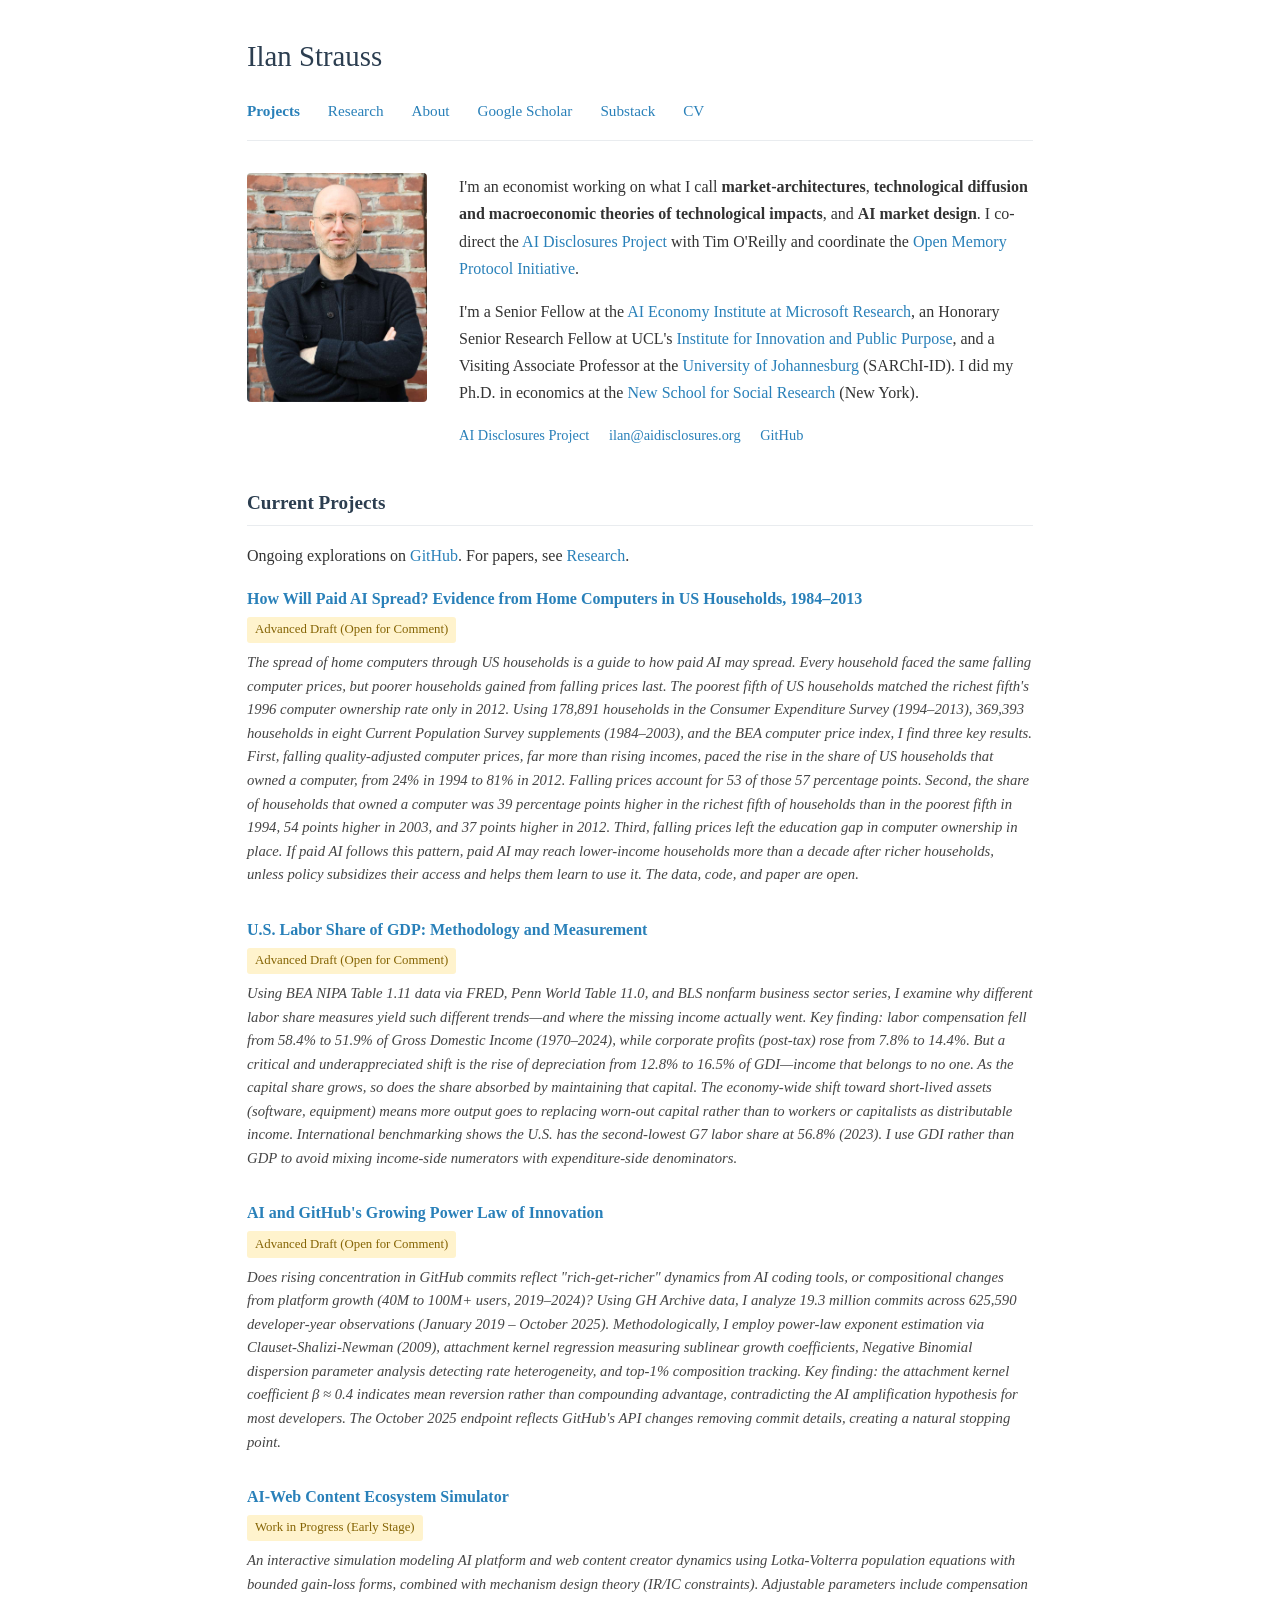
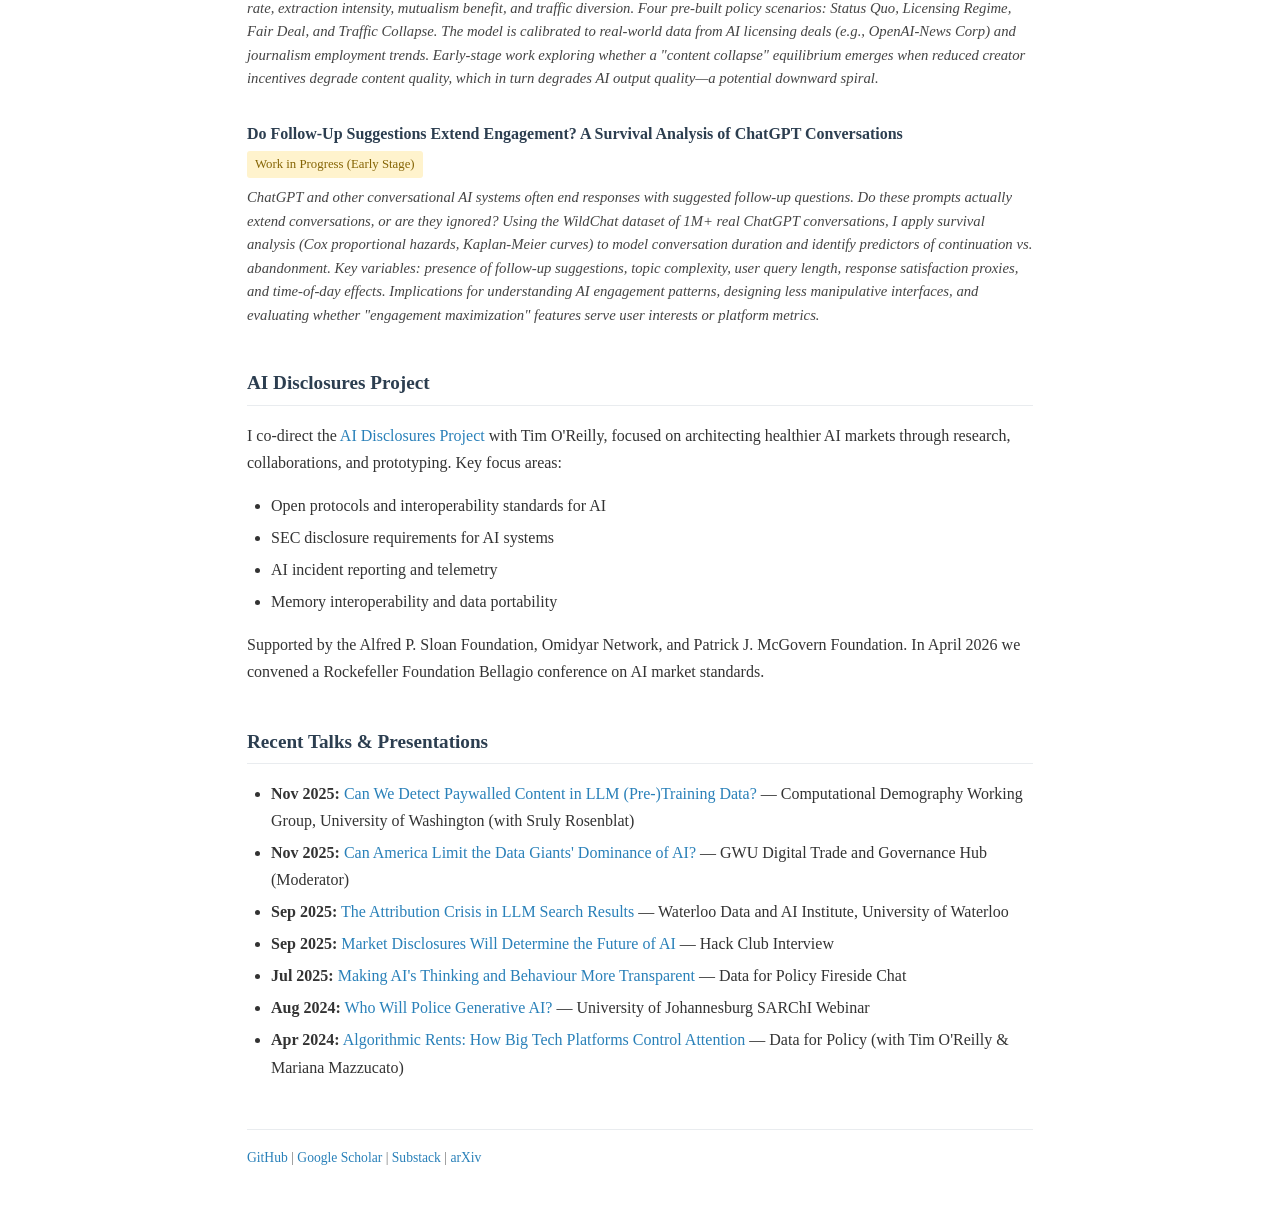
<file: index.html>
<!DOCTYPE html>
<html lang="en">
<head>
  <meta charset="UTF-8">
  <meta name="viewport" content="width=device-width, initial-scale=1.0">
  <title>Ilan Strauss</title>
  <link rel="stylesheet" href="style.css">
  <meta name="description" content="Ilan Strauss - Economist working on market-architectures, technological diffusion, and AI market design.">
</head>
<body>
  <header>
    <h1 class="site-title"><a href="index.html">Ilan Strauss</a></h1>
    <nav>
      <a href="index.html" class="active">Projects</a>
      <a href="research.html">Research</a>
      <a href="about.html">About</a>
      <a href="https://scholar.google.com/scholar?hl=en&as_sdt=0%2C7&q=ilan+strauss" target="_blank">Google Scholar</a>
      <a href="https://asimovaddendum.substack.com/" target="_blank">Substack</a>
      <a href="assets/docs/cv_august-2026.pdf">CV</a>
    </nav>
  </header>

  <main>
    <section class="intro">
      <img src="assets/img/ross.jpeg" alt="Ilan Strauss" class="headshot">
      <div class="intro-text">
        <p>
          I'm an economist working on what I call <strong>market-architectures</strong>, <strong>technological diffusion and macroeconomic theories of technological impacts</strong>, and <strong>AI market design</strong>. I co-direct the <a href="https://ai-disclosures.org/">AI Disclosures Project</a> with Tim O'Reilly and coordinate the <a href="https://openmemoryprotocol.org/">Open Memory Protocol Initiative</a>.
        </p>
        <p>
          I'm a Senior Fellow at the <a href="https://www.microsoft.com/en-us/research/articles/announcing-the-ai-economy-institutes-third-cohort-of-senior-fellows/">AI Economy Institute at Microsoft Research</a>, an Honorary Senior Research Fellow at UCL's <a href="https://www.ucl.ac.uk/bartlett/public-purpose/">Institute for Innovation and Public Purpose</a>, and a Visiting Associate Professor at the <a href="https://www.uj.ac.za/faculties/fefs/SARCID/">University of Johannesburg</a> (SARChI-ID). I did my Ph.D. in economics at the <a href="https://www.newschool.edu/nssr/economics/">New School for Social Research</a> (New York).
        </p>
        <div class="contact-info">
          <a href="https://ai-disclosures.org/people">AI Disclosures Project</a>
          <a href="mailto:ilan@aidisclosures.org">ilan@aidisclosures.org</a>
          <a href="https://github.com/IlanStrauss" target="_blank">GitHub</a>
        </div>
      </div>
    </section>

    <h2>Current Projects</h2>
    <p>Ongoing explorations on <a href="https://github.com/IlanStrauss">GitHub</a>. For papers, see <a href="research.html">Research</a>.</p>

    <div class="paper-entry">
      <div class="paper-title">
        <a href="https://github.com/IlanStrauss/home-computer-diffusion">How Will Paid AI Spread? Evidence from Home Computers in US Households, 1984–2013</a>
      </div>
      <span class="paper-status wip">Advanced Draft (Open for Comment)</span>
      <p class="paper-abstract"><em>The spread of home computers through US households is a guide to how paid AI may spread. Every household faced the same falling computer prices, but poorer households gained from falling prices last. The poorest fifth of US households matched the richest fifth's 1996 computer ownership rate only in 2012. Using 178,891 households in the Consumer Expenditure Survey (1994–2013), 369,393 households in eight Current Population Survey supplements (1984–2003), and the BEA computer price index, I find three key results. First, falling quality-adjusted computer prices, far more than rising incomes, paced the rise in the share of US households that owned a computer, from 24% in 1994 to 81% in 2012. Falling prices account for 53 of those 57 percentage points. Second, the share of households that owned a computer was 39 percentage points higher in the richest fifth of households than in the poorest fifth in 1994, 54 points higher in 2003, and 37 points higher in 2012. Third, falling prices left the education gap in computer ownership in place. If paid AI follows this pattern, paid AI may reach lower-income households more than a decade after richer households, unless policy subsidizes their access and helps them learn to use it. The data, code, and paper are open.</em></p>
    </div>

    <div class="paper-entry">
      <div class="paper-title">
        <a href="https://github.com/IlanStrauss/labor-share-research">U.S. Labor Share of GDP: Methodology and Measurement</a>
      </div>
      <span class="paper-status wip">Advanced Draft (Open for Comment)</span>
      <p class="paper-abstract"><em>Using BEA NIPA Table 1.11 data via FRED, Penn World Table 11.0, and BLS nonfarm business sector series, I examine why different labor share measures yield such different trends—and where the missing income actually went. Key finding: labor compensation fell from 58.4% to 51.9% of Gross Domestic Income (1970–2024), while corporate profits (post-tax) rose from 7.8% to 14.4%. But a critical and underappreciated shift is the rise of depreciation from 12.8% to 16.5% of GDI—income that belongs to no one. As the capital share grows, so does the share absorbed by maintaining that capital. The economy-wide shift toward short-lived assets (software, equipment) means more output goes to replacing worn-out capital rather than to workers or capitalists as distributable income. International benchmarking shows the U.S. has the second-lowest G7 labor share at 56.8% (2023). I use GDI rather than GDP to avoid mixing income-side numerators with expenditure-side denominators.</em></p>
    </div>

    <div class="paper-entry">
      <div class="paper-title">
        <a href="https://github.com/IlanStrauss/ai-github-power-law">AI and GitHub's Growing Power Law of Innovation</a>
      </div>
      <span class="paper-status wip">Advanced Draft (Open for Comment)</span>
      <p class="paper-abstract"><em>Does rising concentration in GitHub commits reflect "rich-get-richer" dynamics from AI coding tools, or compositional changes from platform growth (40M to 100M+ users, 2019–2024)? Using GH Archive data, I analyze 19.3 million commits across 625,590 developer-year observations (January 2019 – October 2025). Methodologically, I employ power-law exponent estimation via Clauset-Shalizi-Newman (2009), attachment kernel regression measuring sublinear growth coefficients, Negative Binomial dispersion parameter analysis detecting rate heterogeneity, and top-1% composition tracking. Key finding: the attachment kernel coefficient β ≈ 0.4 indicates mean reversion rather than compounding advantage, contradicting the AI amplification hypothesis for most developers. The October 2025 endpoint reflects GitHub's API changes removing commit details, creating a natural stopping point.</em></p>
    </div>

    <div class="paper-entry">
      <div class="paper-title">
        <a href="https://github.com/IlanStrauss/ai-web-economy-simulator">AI-Web Content Ecosystem Simulator</a>
      </div>
      <span class="paper-status wip">Work in Progress (Early Stage)</span>
      <p class="paper-abstract"><em>An interactive simulation modeling AI platform and web content creator dynamics using Lotka-Volterra population equations with bounded gain-loss forms, combined with mechanism design theory (IR/IC constraints). Adjustable parameters include compensation rate, extraction intensity, mutualism benefit, and traffic diversion. Four pre-built policy scenarios: Status Quo, Licensing Regime, Fair Deal, and Traffic Collapse. The model is calibrated to real-world data from AI licensing deals (e.g., OpenAI-News Corp) and journalism employment trends. Early-stage work exploring whether a "content collapse" equilibrium emerges when reduced creator incentives degrade content quality, which in turn degrades AI output quality—a potential downward spiral.</em></p>
    </div>

    <div class="paper-entry">
      <div class="paper-title">
        Do Follow-Up Suggestions Extend Engagement? A Survival Analysis of ChatGPT Conversations
      </div>
      <span class="paper-status wip">Work in Progress (Early Stage)</span>
      <p class="paper-abstract"><em>ChatGPT and other conversational AI systems often end responses with suggested follow-up questions. Do these prompts actually extend conversations, or are they ignored? Using the WildChat dataset of 1M+ real ChatGPT conversations, I apply survival analysis (Cox proportional hazards, Kaplan-Meier curves) to model conversation duration and identify predictors of continuation vs. abandonment. Key variables: presence of follow-up suggestions, topic complexity, user query length, response satisfaction proxies, and time-of-day effects. Implications for understanding AI engagement patterns, designing less manipulative interfaces, and evaluating whether "engagement maximization" features serve user interests or platform metrics.</em></p>
    </div>

    <h2>AI Disclosures Project</h2>
    <p>
      I co-direct the <a href="https://ai-disclosures.org/">AI Disclosures Project</a> with Tim O'Reilly, focused on architecting healthier AI markets through research, collaborations, and prototyping. Key focus areas:
    </p>
    <ul>
      <li>Open protocols and interoperability standards for AI</li>
      <li>SEC disclosure requirements for AI systems</li>
      <li>AI incident reporting and telemetry</li>
      <li>Memory interoperability and data portability</li>
    </ul>
    <p>
      Supported by the Alfred P. Sloan Foundation, Omidyar Network, and Patrick J. McGovern Foundation. In April 2026 we convened a Rockefeller Foundation Bellagio conference on AI market standards.
    </p>

    <h2>Recent Talks & Presentations</h2>
    <ul>
      <li><strong>Nov 2025:</strong> <a href="https://csde.washington.edu/news-events/new-csde-computational-demography-working-group-cdwg-dr-ilan-strauss-and-sruly-rosenblat-11-19-25/">Can We Detect Paywalled Content in LLM (Pre-)Training Data?</a> — Computational Demography Working Group, University of Washington (with Sruly Rosenblat)</li>
      <li><strong>Nov 2025:</strong> <a href="https://www.youtube.com/watch?v=IzyYVWXNefw">Can America Limit the Data Giants' Dominance of AI?</a> — GWU Digital Trade and Governance Hub (Moderator)</li>
      <li><strong>Sep 2025:</strong> <a href="https://uwaterloo.ca/artificial-intelligence-institute/events/attribution-crisis-llm-search-results-estimating-ecosystem-0">The Attribution Crisis in LLM Search Results</a> — Waterloo Data and AI Institute, University of Waterloo</li>
      <li><strong>Sep 2025:</strong> <a href="https://www.youtube.com/watch?v=hXNw6vDtojs">Market Disclosures Will Determine the Future of AI</a> — Hack Club Interview</li>
      <li><strong>Jul 2025:</strong> <a href="https://www.youtube.com/watch?v=xSjEJfqGxlY">Making AI's Thinking and Behaviour More Transparent</a> — Data for Policy Fireside Chat</li>
            <li><strong>Aug 2024:</strong> <a href="https://www.youtube.com/watch?v=7KdvF3ecr5s">Who Will Police Generative AI?</a> — University of Johannesburg SARChI Webinar</li>
      <li><strong>Apr 2024:</strong> <a href="https://www.youtube.com/watch?v=a2bFVeOS3ag">Algorithmic Rents: How Big Tech Platforms Control Attention</a> — Data for Policy (with Tim O'Reilly & Mariana Mazzucato)</li>
    </ul>

  </main>

  <footer>
    <p>
      <a href="https://github.com/IlanStrauss">GitHub</a> |
      <a href="https://scholar.google.com/scholar?hl=en&as_sdt=0%2C7&q=ilan+strauss">Google Scholar</a> |
      <a href="https://asimovaddendum.substack.com/">Substack</a> |
      <a href="https://arxiv.org/search/cs?query=Strauss%2C+Ilan&searchtype=author">arXiv</a>
    </p>
  </footer>
</body>
</html>
</file>
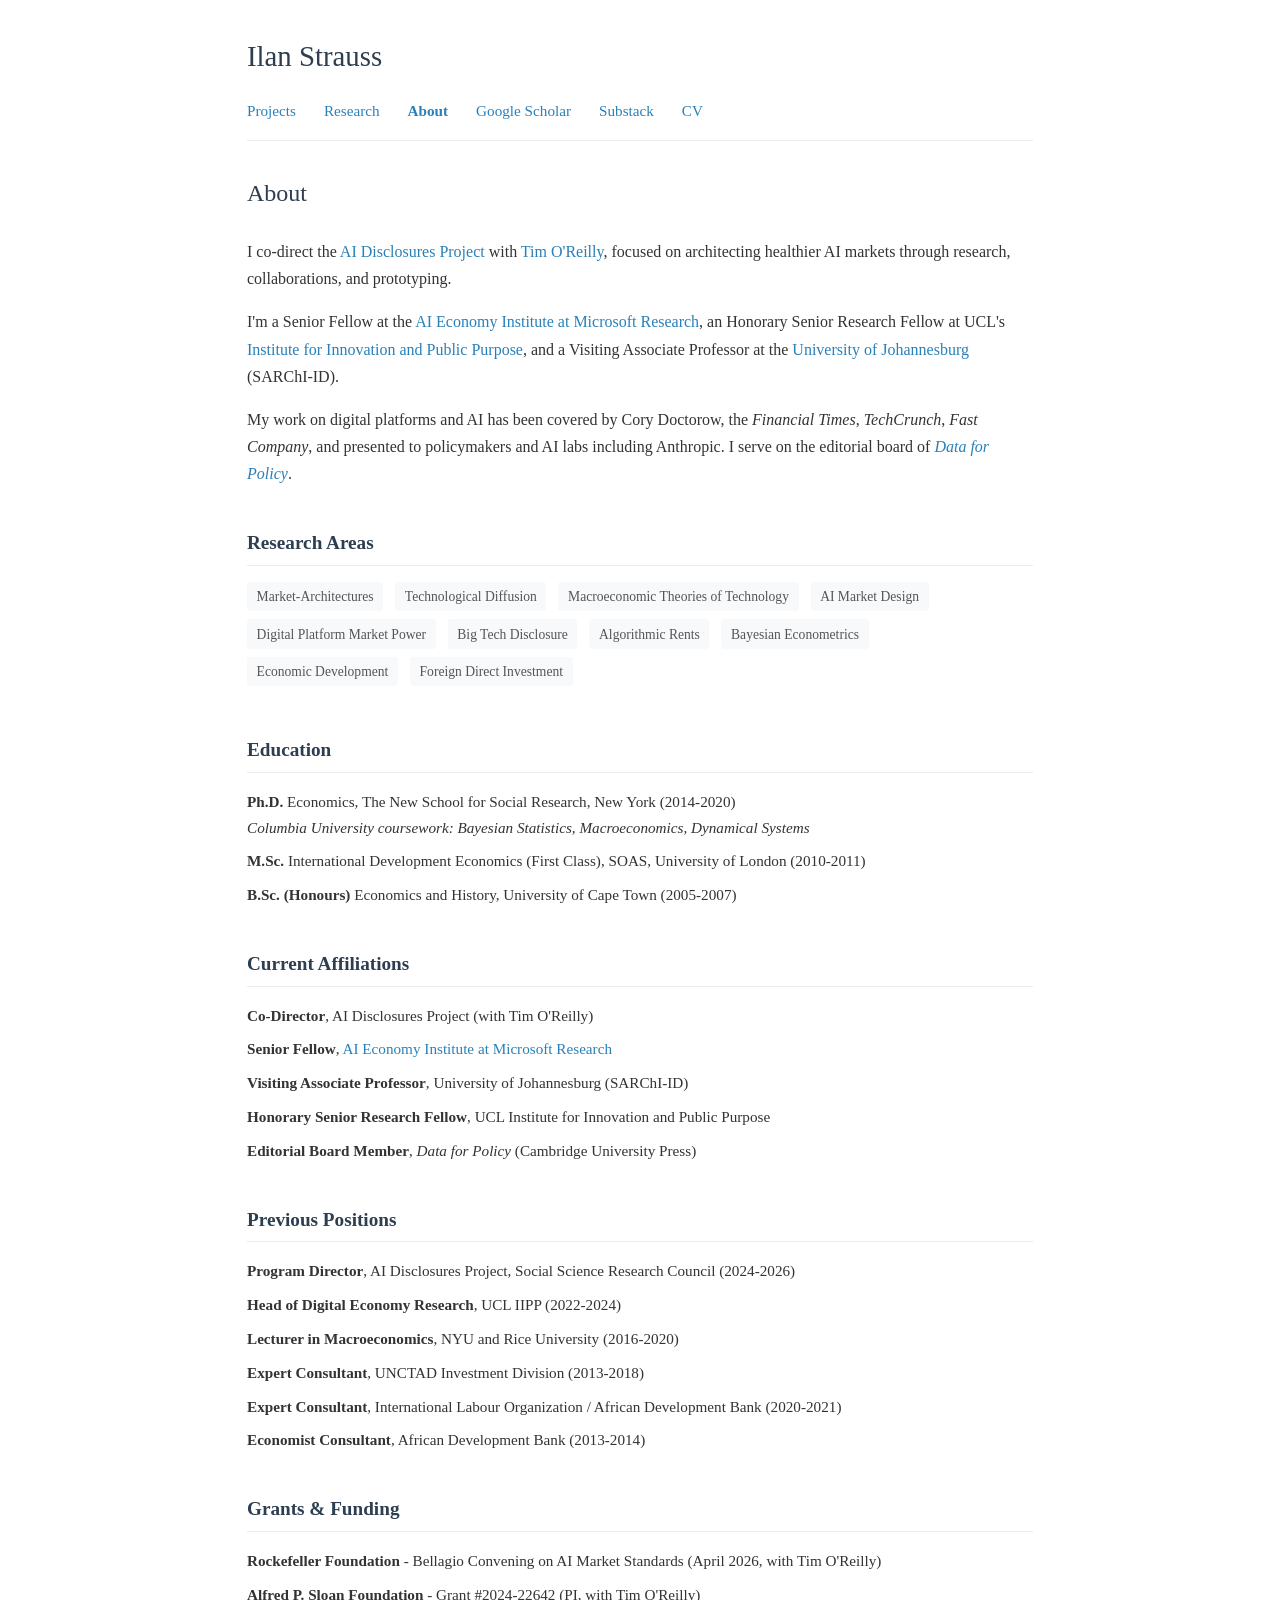
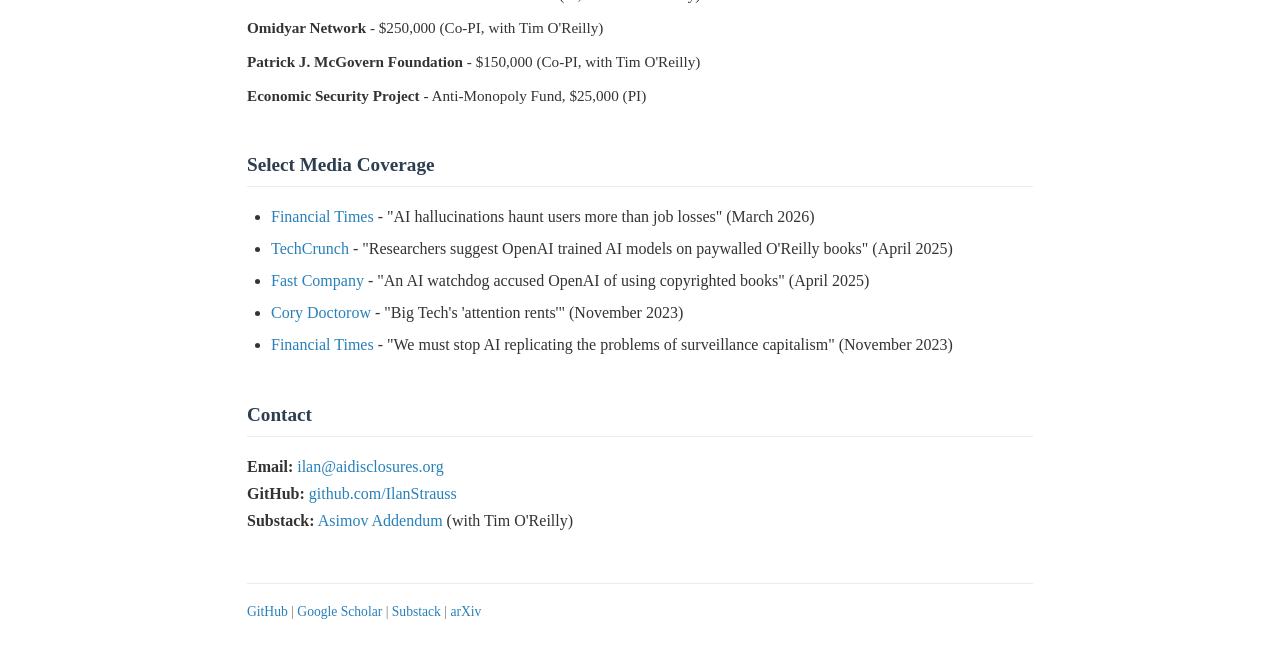
<file: about.html>
<!DOCTYPE html>
<html lang="en">
<head>
  <meta charset="UTF-8">
  <meta name="viewport" content="width=device-width, initial-scale=1.0">
  <title>About - Ilan Strauss</title>
  <link rel="stylesheet" href="style.css">
  <meta name="description" content="About Ilan Strauss - economist and co-director of the AI Disclosures Project.">
</head>
<body>
  <header>
    <h1 class="site-title"><a href="index.html">Ilan Strauss</a></h1>
    <nav>
      <a href="index.html">Projects</a>
      <a href="research.html">Research</a>
      <a href="about.html" class="active">About</a>
      <a href="https://scholar.google.com/scholar?hl=en&as_sdt=0%2C7&q=ilan+strauss" target="_blank">Google Scholar</a>
      <a href="https://asimovaddendum.substack.com/" target="_blank">Substack</a>
      <a href="assets/docs/cv_august-2026.pdf">CV</a>
    </nav>
  </header>

  <main>
    <h1>About</h1>

    <p>
      I co-direct the <a href="https://ai-disclosures.org/">AI Disclosures Project</a> with <a href="https://www.oreilly.com/tim/">Tim O'Reilly</a>, focused on architecting healthier AI markets through research, collaborations, and prototyping.
    </p>

    <p>
      I'm a Senior Fellow at the <a href="https://www.microsoft.com/en-us/research/articles/announcing-the-ai-economy-institutes-third-cohort-of-senior-fellows/">AI Economy Institute at Microsoft Research</a>, an Honorary Senior Research Fellow at UCL's <a href="https://www.ucl.ac.uk/bartlett/public-purpose/">Institute for Innovation and Public Purpose</a>, and a Visiting Associate Professor at the <a href="https://www.uj.ac.za/faculties/fefs/SARCID/">University of Johannesburg</a> (SARChI-ID).
    </p>

    <p>
      My work on digital platforms and AI has been covered by Cory Doctorow, the <em>Financial Times</em>, <em>TechCrunch</em>, <em>Fast Company</em>, and presented to policymakers and AI labs including Anthropic. I serve on the editorial board of <a href="https://www.cambridge.org/core/journals/data-and-policy/information/about-this-journal/editorial-board"><em>Data for Policy</em></a>.
    </p>

    <h2>Research Areas</h2>
    <div class="research-areas">
      <span class="tag">Market-Architectures</span>
      <span class="tag">Technological Diffusion</span>
      <span class="tag">Macroeconomic Theories of Technology</span>
      <span class="tag">AI Market Design</span>
      <span class="tag">Digital Platform Market Power</span>
      <span class="tag">Big Tech Disclosure</span>
      <span class="tag">Algorithmic Rents</span>
      <span class="tag">Bayesian Econometrics</span>
      <span class="tag">Economic Development</span>
      <span class="tag">Foreign Direct Investment</span>
    </div>

    <h2>Education</h2>
    <ul class="affiliations">
      <li><strong>Ph.D.</strong> Economics, The New School for Social Research, New York (2014-2020)<br>
        <em>Columbia University coursework: Bayesian Statistics, Macroeconomics, Dynamical Systems</em></li>
      <li><strong>M.Sc.</strong> International Development Economics (First Class), SOAS, University of London (2010-2011)</li>
      <li><strong>B.Sc. (Honours)</strong> Economics and History, University of Cape Town (2005-2007)</li>
    </ul>

    <h2>Current Affiliations</h2>
    <ul class="affiliations">
      <li><strong>Co-Director</strong>, AI Disclosures Project (with Tim O'Reilly)</li>
      <li><strong>Senior Fellow</strong>, <a href="https://www.microsoft.com/en-us/research/articles/announcing-the-ai-economy-institutes-third-cohort-of-senior-fellows/">AI Economy Institute at Microsoft Research</a></li>
      <li><strong>Visiting Associate Professor</strong>, University of Johannesburg (SARChI-ID)</li>
      <li><strong>Honorary Senior Research Fellow</strong>, UCL Institute for Innovation and Public Purpose</li>
      <li><strong>Editorial Board Member</strong>, <em>Data for Policy</em> (Cambridge University Press)</li>
    </ul>

    <h2>Previous Positions</h2>
    <ul class="affiliations">
      <li><strong>Program Director</strong>, AI Disclosures Project, Social Science Research Council (2024-2026)</li>
      <li><strong>Head of Digital Economy Research</strong>, UCL IIPP (2022-2024)</li>
      <li><strong>Lecturer in Macroeconomics</strong>, NYU and Rice University (2016-2020)</li>
      <li><strong>Expert Consultant</strong>, UNCTAD Investment Division (2013-2018)</li>
      <li><strong>Expert Consultant</strong>, International Labour Organization / African Development Bank (2020-2021)</li>
      <li><strong>Economist Consultant</strong>, African Development Bank (2013-2014)</li>
    </ul>

    <h2>Grants & Funding</h2>
    <ul class="affiliations">
      <li><strong>Rockefeller Foundation</strong> - Bellagio Convening on AI Market Standards (April 2026, with Tim O'Reilly)</li>
      <li><strong>Alfred P. Sloan Foundation</strong> - Grant #2024-22642 (PI, with Tim O'Reilly)</li>
      <li><strong>Omidyar Network</strong> - $250,000 (Co-PI, with Tim O'Reilly)</li>
      <li><strong>Patrick J. McGovern Foundation</strong> - $150,000 (Co-PI, with Tim O'Reilly)</li>
      <li><strong>Economic Security Project</strong> - Anti-Monopoly Fund, $25,000 (PI)</li>
    </ul>

    <h2>Select Media Coverage</h2>
    <ul>
      <li><a href="https://www.ft.com/content/eed8a43d-043f-47f5-b5fb-fd41220ad775">Financial Times</a> - "AI hallucinations haunt users more than job losses" (March 2026)</li>
      <li><a href="https://techcrunch.com/2025/04/01/researchers-suggest-openai-trained-ai-models-on-paywalled-oreilly-books/">TechCrunch</a> - "Researchers suggest OpenAI trained AI models on paywalled O'Reilly books" (April 2025)</li>
      <li><a href="https://www.fastcompany.com/91310223/an-ai-watchdog-accused-openai-of-using-copyrighted-books-without-permission">Fast Company</a> - "An AI watchdog accused OpenAI of using copyrighted books" (April 2025)</li>
      <li><a href="https://doctorow.medium.com/big-techs-attention-rents-fe97ba3fad90">Cory Doctorow</a> - "Big Tech's 'attention rents'" (November 2023)</li>
      <li><a href="https://www.ft.com/content/d9063c16-a4d2-4580-b8f6-a4872083d0fa">Financial Times</a> - "We must stop AI replicating the problems of surveillance capitalism" (November 2023)</li>
    </ul>

    <h2>Contact</h2>
    <p>
      <strong>Email:</strong> <a href="mailto:ilan@aidisclosures.org">ilan@aidisclosures.org</a><br>
      <strong>GitHub:</strong> <a href="https://github.com/IlanStrauss">github.com/IlanStrauss</a><br>
      <strong>Substack:</strong> <a href="https://asimovaddendum.substack.com/">Asimov Addendum</a> (with Tim O'Reilly)
    </p>

  </main>

  <footer>
    <p>
      <a href="https://github.com/IlanStrauss">GitHub</a> |
      <a href="https://scholar.google.com/scholar?hl=en&as_sdt=0%2C7&q=ilan+strauss">Google Scholar</a> |
      <a href="https://asimovaddendum.substack.com/">Substack</a> |
      <a href="https://arxiv.org/search/cs?query=Strauss%2C+Ilan&searchtype=author">arXiv</a>
    </p>
  </footer>
</body>
</html>
</file>
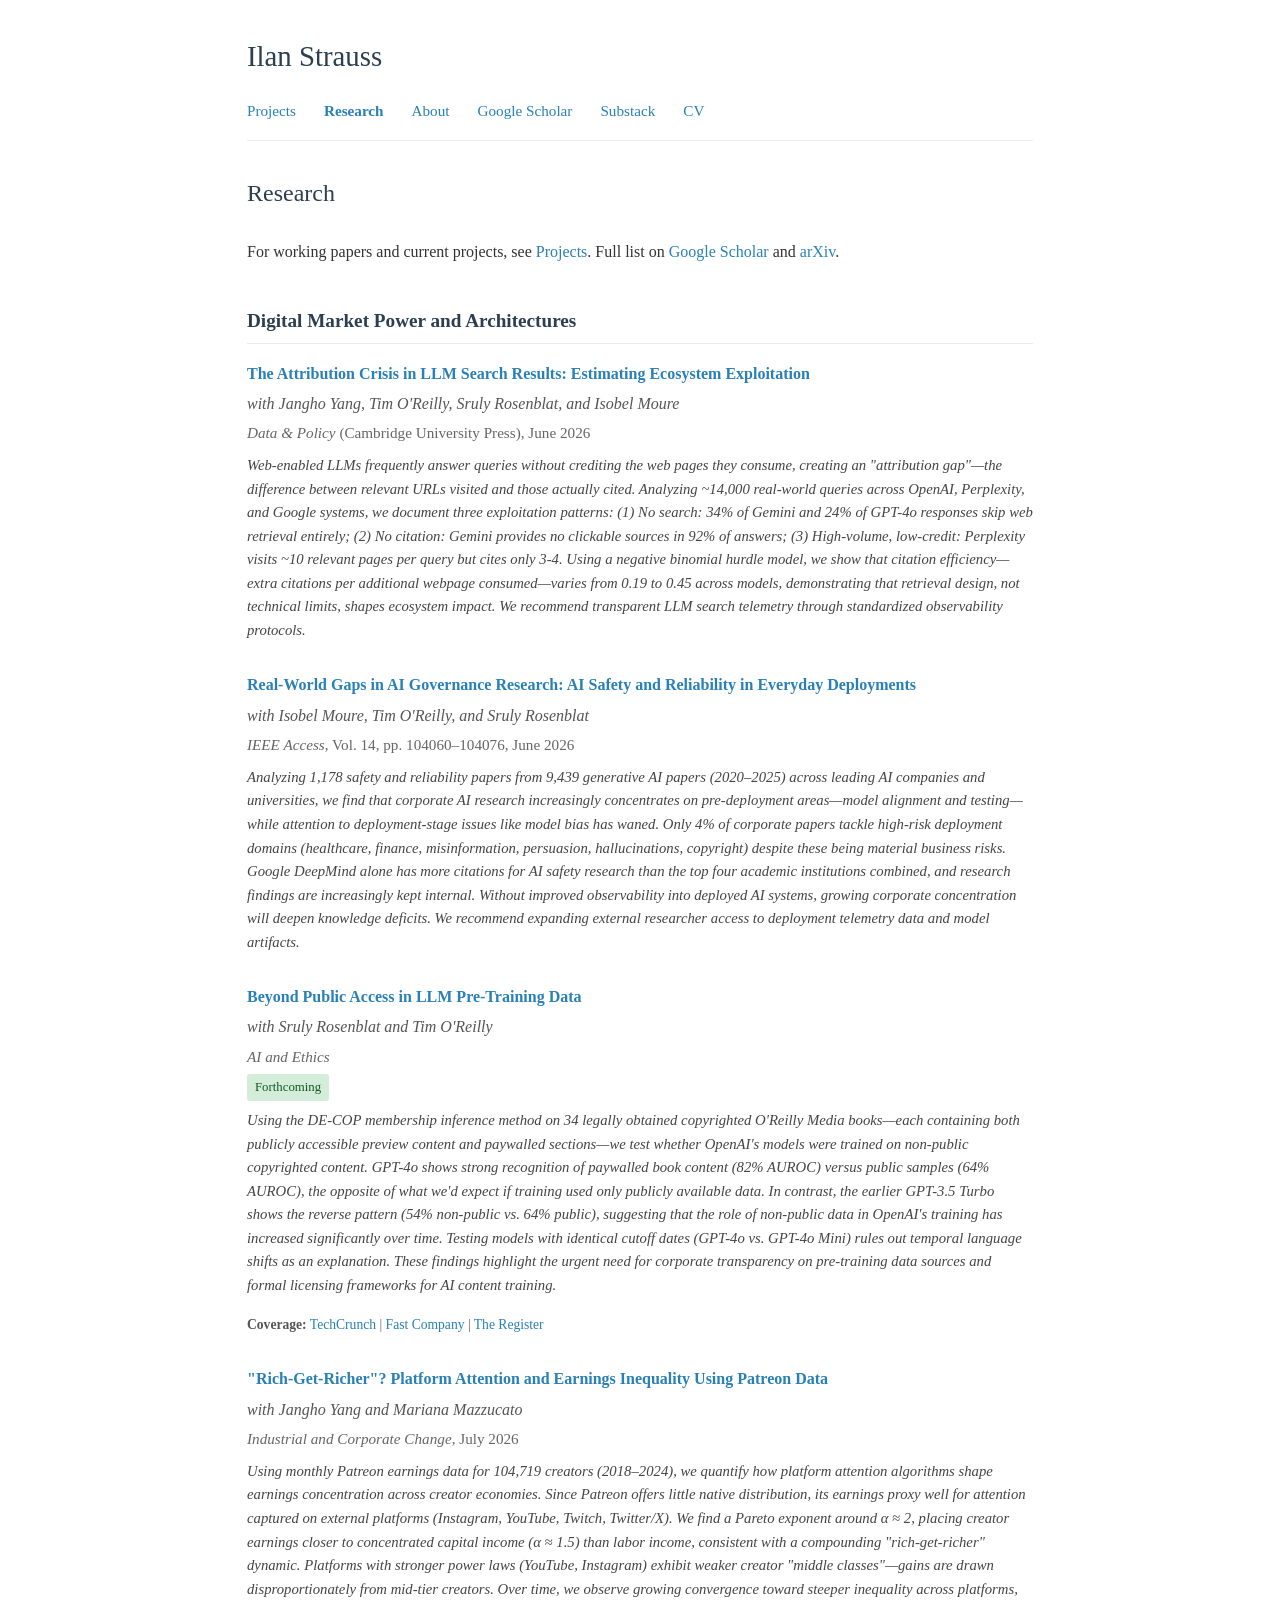
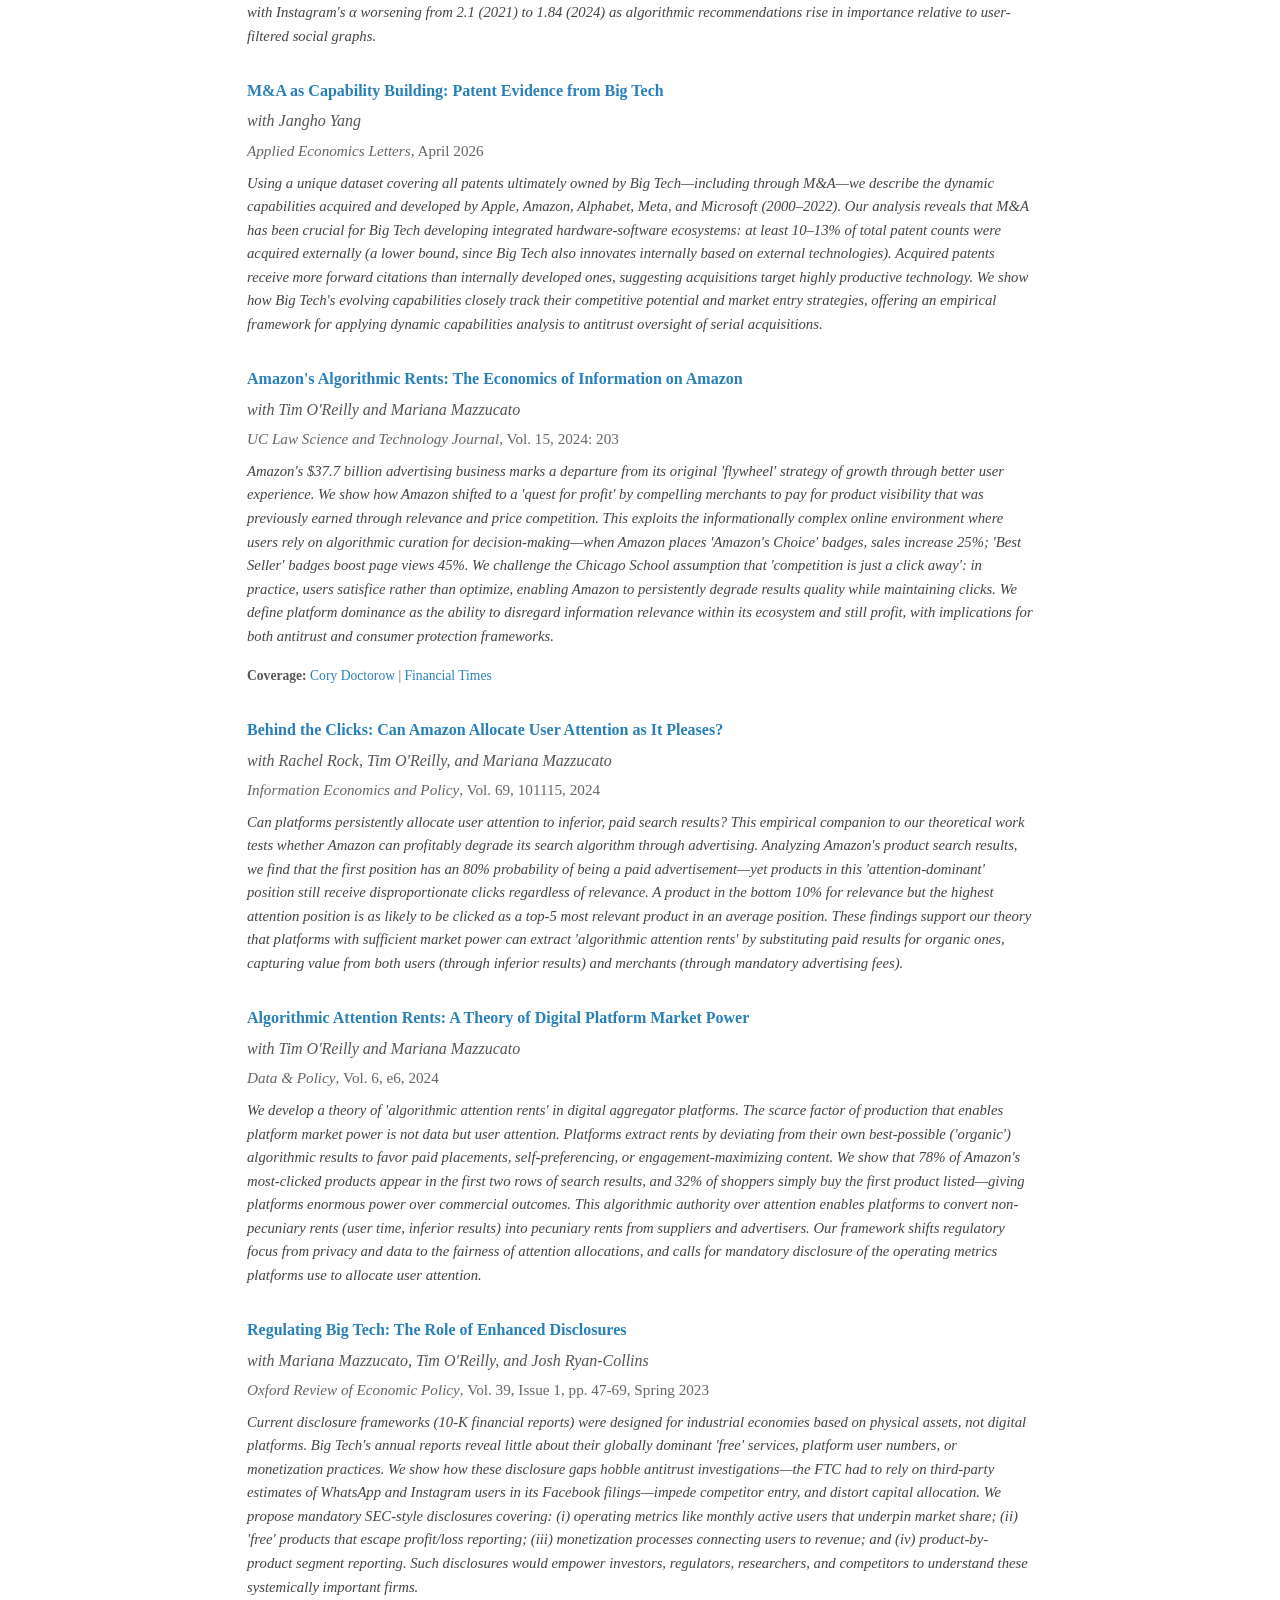
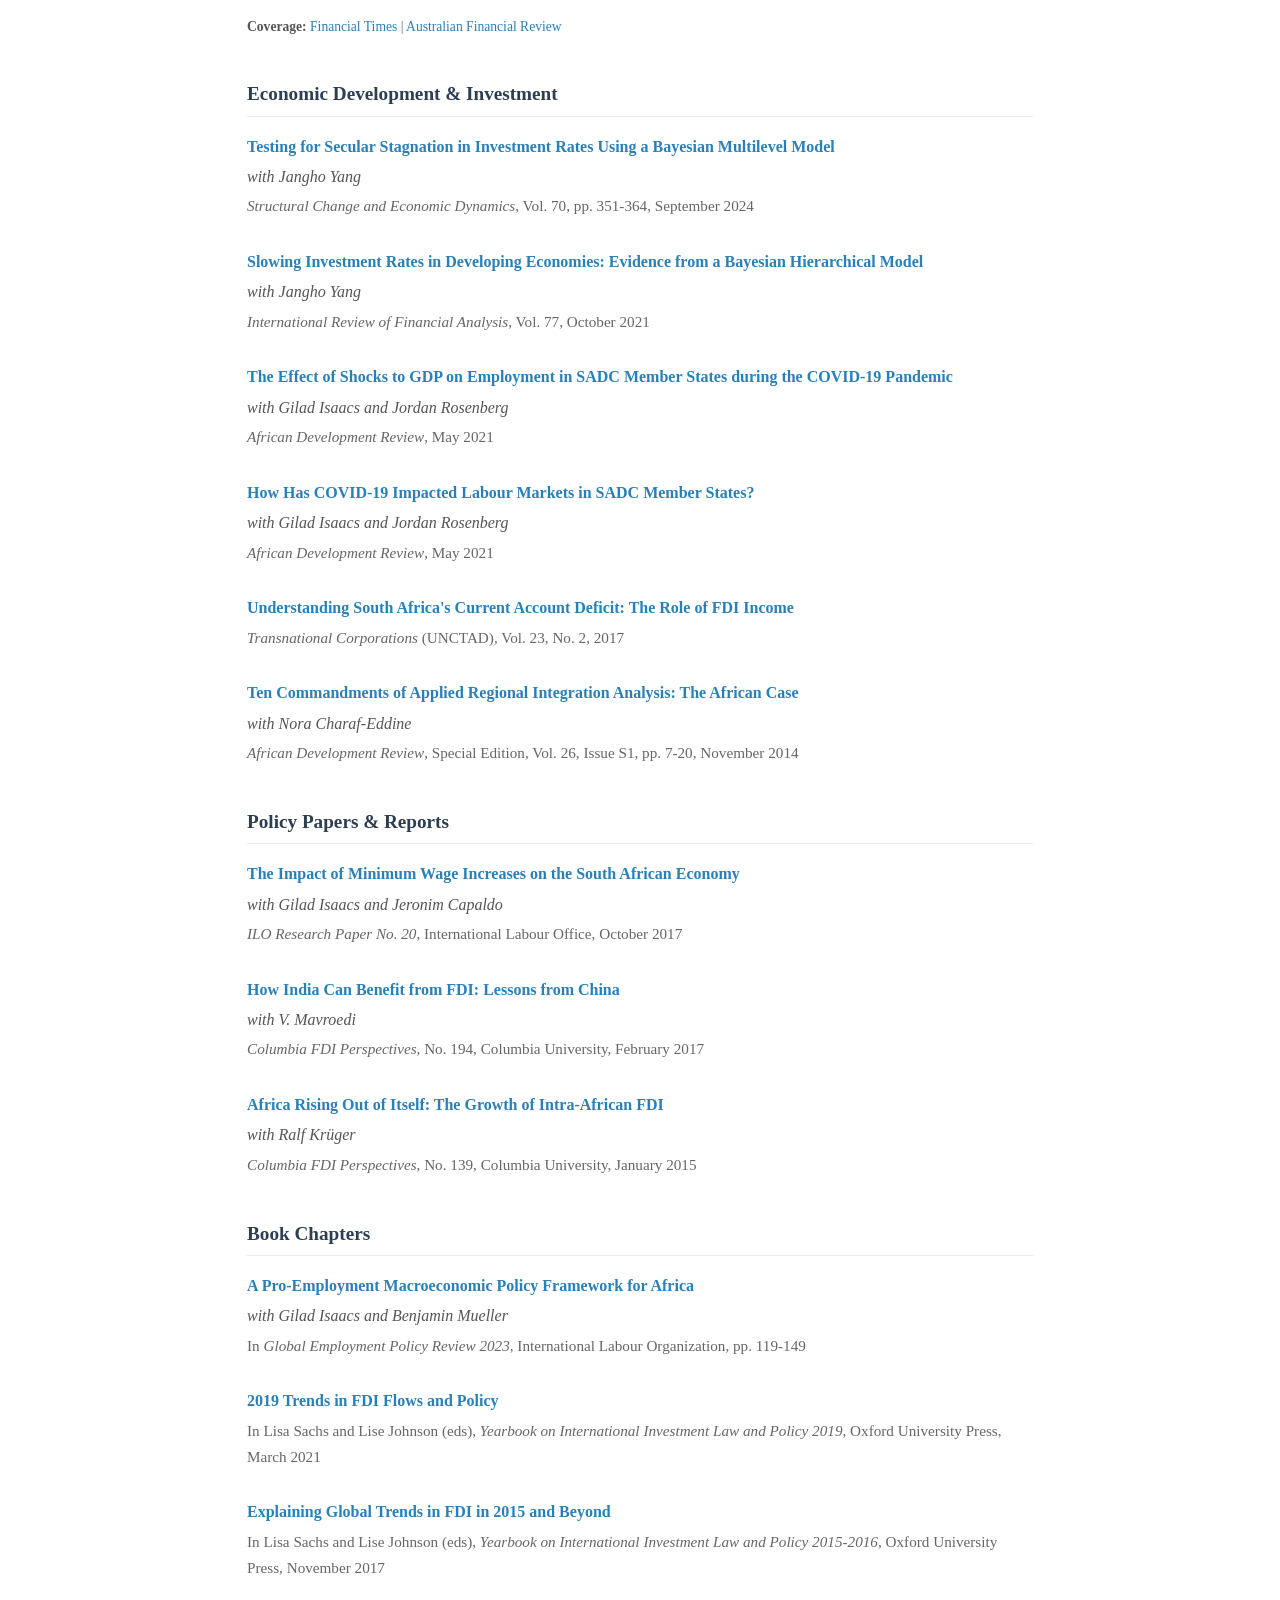
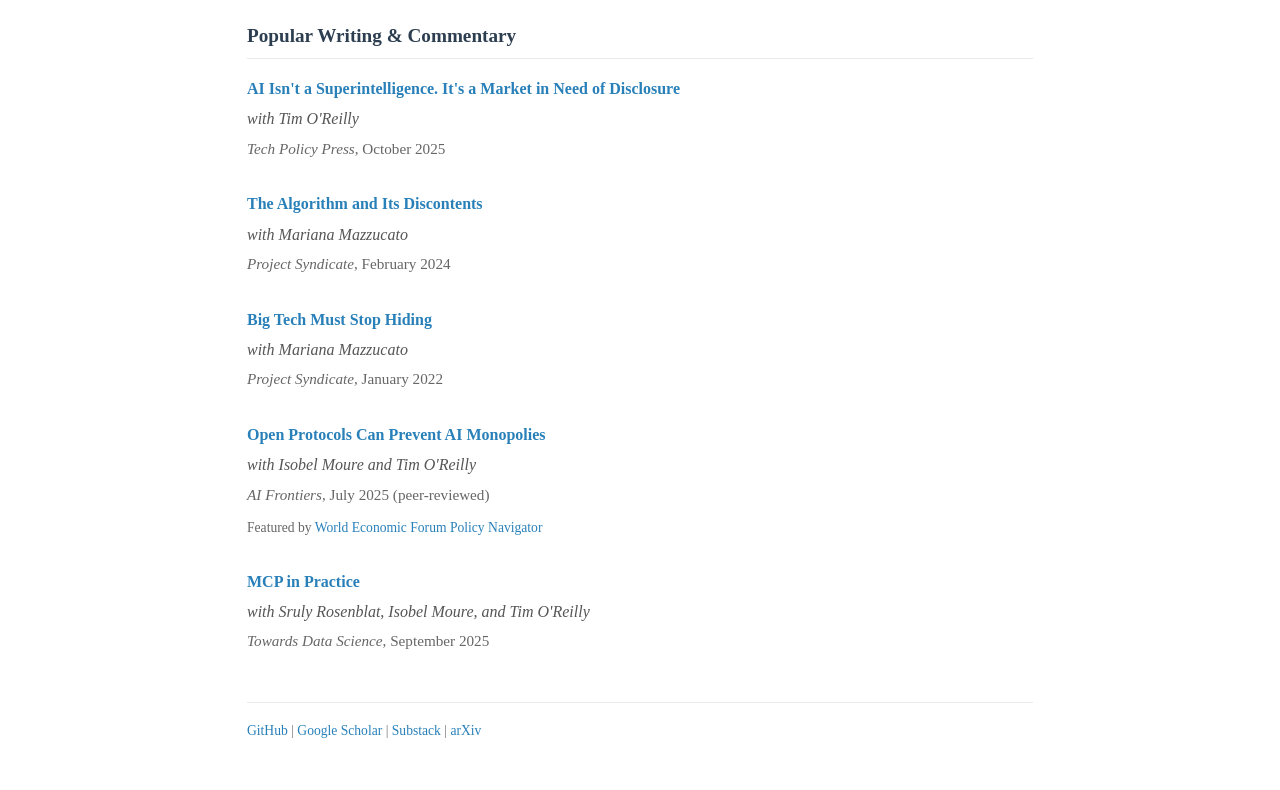
<file: research.html>
<!DOCTYPE html>
<html lang="en">
<head>
  <meta charset="UTF-8">
  <meta name="viewport" content="width=device-width, initial-scale=1.0">
  <title>Research - Ilan Strauss</title>
  <link rel="stylesheet" href="style.css">
  <meta name="description" content="Published research by Ilan Strauss on market-architectures, technological diffusion, AI market design, and economic development.">
</head>
<body>
  <header>
    <h1 class="site-title"><a href="index.html">Ilan Strauss</a></h1>
    <nav>
      <a href="index.html">Projects</a>
      <a href="research.html" class="active">Research</a>
      <a href="about.html">About</a>
      <a href="https://scholar.google.com/scholar?hl=en&as_sdt=0%2C7&q=ilan+strauss" target="_blank">Google Scholar</a>
      <a href="https://asimovaddendum.substack.com/" target="_blank">Substack</a>
      <a href="assets/docs/cv_august-2026.pdf">CV</a>
    </nav>
  </header>

  <main>
    <h1>Research</h1>
    <p>
      For working papers and current projects, see <a href="index.html">Projects</a>.
      Full list on <a href="https://scholar.google.com/scholar?hl=en&as_sdt=0%2C7&q=ilan+strauss">Google Scholar</a>
      and <a href="https://arxiv.org/search/cs?query=Strauss%2C+Ilan&searchtype=author">arXiv</a>.
    </p>

    <h2>Digital Market Power and Architectures</h2>

    <div class="paper-entry">
      <div class="paper-title">
        <a href="https://www.cambridge.org/core/journals/data-and-policy/article/attribution-crisis-in-llm-search-results-estimating-ecosystem-exploitation/170DD0B88E5F5AEA8F69F2E9AF1328E3">The Attribution Crisis in LLM Search Results: Estimating Ecosystem Exploitation</a>
      </div>
      <div class="paper-authors">with Jangho Yang, Tim O'Reilly, Sruly Rosenblat, and Isobel Moure</div>
      <div class="paper-venue"><em>Data &amp; Policy</em> (Cambridge University Press), June 2026</div>
      <p class="paper-abstract"><em>Web-enabled LLMs frequently answer queries without crediting the web pages they consume, creating an "attribution gap"—the difference between relevant URLs visited and those actually cited. Analyzing ~14,000 real-world queries across OpenAI, Perplexity, and Google systems, we document three exploitation patterns: (1) No search: 34% of Gemini and 24% of GPT-4o responses skip web retrieval entirely; (2) No citation: Gemini provides no clickable sources in 92% of answers; (3) High-volume, low-credit: Perplexity visits ~10 relevant pages per query but cites only 3-4. Using a negative binomial hurdle model, we show that citation efficiency—extra citations per additional webpage consumed—varies from 0.19 to 0.45 across models, demonstrating that retrieval design, not technical limits, shapes ecosystem impact. We recommend transparent LLM search telemetry through standardized observability protocols.</em></p>
    </div>

    <div class="paper-entry">
      <div class="paper-title">
        <a href="https://ieeexplore.ieee.org/document/11574629/">Real-World Gaps in AI Governance Research: AI Safety and Reliability in Everyday Deployments</a>
      </div>
      <div class="paper-authors">with Isobel Moure, Tim O'Reilly, and Sruly Rosenblat</div>
      <div class="paper-venue"><em>IEEE Access</em>, Vol. 14, pp. 104060&ndash;104076, June 2026</div>
      <p class="paper-abstract"><em>Analyzing 1,178 safety and reliability papers from 9,439 generative AI papers (2020–2025) across leading AI companies and universities, we find that corporate AI research increasingly concentrates on pre-deployment areas—model alignment and testing—while attention to deployment-stage issues like model bias has waned. Only 4% of corporate papers tackle high-risk deployment domains (healthcare, finance, misinformation, persuasion, hallucinations, copyright) despite these being material business risks. Google DeepMind alone has more citations for AI safety research than the top four academic institutions combined, and research findings are increasingly kept internal. Without improved observability into deployed AI systems, growing corporate concentration will deepen knowledge deficits. We recommend expanding external researcher access to deployment telemetry data and model artifacts.</em></p>
    </div>

    <div class="paper-entry">
      <div class="paper-title">
        <a href="https://arxiv.org/abs/2505.00020">Beyond Public Access in LLM Pre-Training Data</a>
      </div>
      <div class="paper-authors">with Sruly Rosenblat and Tim O'Reilly</div>
      <div class="paper-venue"><em>AI and Ethics</em></div>
      <span class="paper-status forthcoming">Forthcoming</span>
      <p class="paper-abstract"><em>Using the DE-COP membership inference method on 34 legally obtained copyrighted O'Reilly Media books—each containing both publicly accessible preview content and paywalled sections—we test whether OpenAI's models were trained on non-public copyrighted content. GPT-4o shows strong recognition of paywalled book content (82% AUROC) versus public samples (64% AUROC), the opposite of what we'd expect if training used only publicly available data. In contrast, the earlier GPT-3.5 Turbo shows the reverse pattern (54% non-public vs. 64% public), suggesting that the role of non-public data in OpenAI's training has increased significantly over time. Testing models with identical cutoff dates (GPT-4o vs. GPT-4o Mini) rules out temporal language shifts as an explanation. These findings highlight the urgent need for corporate transparency on pre-training data sources and formal licensing frameworks for AI content training.</em></p>
      <div class="paper-coverage">
        <strong>Coverage:</strong>
        <a href="https://techcrunch.com/2025/04/01/researchers-suggest-openai-trained-ai-models-on-paywalled-oreilly-books/">TechCrunch</a> |
        <a href="https://www.fastcompany.com/91310223/an-ai-watchdog-accused-openai-of-using-copyrighted-books-without-permission">Fast Company</a> |
        <a href="https://www.theregister.com/2025/04/03/openai_copyright_bypass/">The Register</a>
      </div>
    </div>

    <div class="paper-entry">
      <div class="paper-title">
        <a href="https://academic.oup.com/icc/advance-article/doi/10.1093/icc/dtag044/8740661">"Rich-Get-Richer"? Platform Attention and Earnings Inequality Using Patreon Data</a>
      </div>
      <div class="paper-authors">with Jangho Yang and Mariana Mazzucato</div>
      <div class="paper-venue"><em>Industrial and Corporate Change</em>, July 2026</div>
      <p class="paper-abstract"><em>Using monthly Patreon earnings data for 104,719 creators (2018–2024), we quantify how platform attention algorithms shape earnings concentration across creator economies. Since Patreon offers little native distribution, its earnings proxy well for attention captured on external platforms (Instagram, YouTube, Twitch, Twitter/X). We find a Pareto exponent around α ≈ 2, placing creator earnings closer to concentrated capital income (α ≈ 1.5) than labor income, consistent with a compounding "rich-get-richer" dynamic. Platforms with stronger power laws (YouTube, Instagram) exhibit weaker creator "middle classes"—gains are drawn disproportionately from mid-tier creators. Over time, we observe growing convergence toward steeper inequality across platforms, with Instagram's α worsening from 2.1 (2021) to 1.84 (2024) as algorithmic recommendations rise in importance relative to user-filtered social graphs.</em></p>
    </div>

    <div class="paper-entry">
      <div class="paper-title">
        <a href="https://doi.org/10.1080/13504851.2026.2651435">M&A as Capability Building: Patent Evidence from Big Tech</a>
      </div>
      <div class="paper-authors">with Jangho Yang</div>
      <div class="paper-venue"><em>Applied Economics Letters</em>, April 2026</div>
      <p class="paper-abstract"><em>Using a unique dataset covering all patents ultimately owned by Big Tech—including through M&A—we describe the dynamic capabilities acquired and developed by Apple, Amazon, Alphabet, Meta, and Microsoft (2000–2022). Our analysis reveals that M&A has been crucial for Big Tech developing integrated hardware-software ecosystems: at least 10–13% of total patent counts were acquired externally (a lower bound, since Big Tech also innovates internally based on external technologies). Acquired patents receive more forward citations than internally developed ones, suggesting acquisitions target highly productive technology. We show how Big Tech's evolving capabilities closely track their competitive potential and market entry strategies, offering an empirical framework for applying dynamic capabilities analysis to antitrust oversight of serial acquisitions.</em></p>
    </div>

    <div class="paper-entry">
      <div class="paper-title">
        <a href="https://repository.uclawsf.edu/cgi/viewcontent.cgi?article=1139&context=hastings_science_technology_law_journal">Amazon's Algorithmic Rents: The Economics of Information on Amazon</a>
      </div>
      <div class="paper-authors">with Tim O'Reilly and Mariana Mazzucato</div>
      <div class="paper-venue"><em>UC Law Science and Technology Journal</em>, Vol. 15, 2024: 203</div>
      <p class="paper-abstract"><em>Amazon's $37.7 billion advertising business marks a departure from its original 'flywheel' strategy of growth through better user experience. We show how Amazon shifted to a 'quest for profit' by compelling merchants to pay for product visibility that was previously earned through relevance and price competition. This exploits the informationally complex online environment where users rely on algorithmic curation for decision-making—when Amazon places 'Amazon's Choice' badges, sales increase 25%; 'Best Seller' badges boost page views 45%. We challenge the Chicago School assumption that 'competition is just a click away': in practice, users satisfice rather than optimize, enabling Amazon to persistently degrade results quality while maintaining clicks. We define platform dominance as the ability to disregard information relevance within its ecosystem and still profit, with implications for both antitrust and consumer protection frameworks.</em></p>
      <div class="paper-coverage">
        <strong>Coverage:</strong>
        <a href="https://doctorow.medium.com/big-techs-attention-rents-fe97ba3fad90">Cory Doctorow</a> |
        <a href="https://www.ft.com/content/d9063c16-a4d2-4580-b8f6-a4872083d0fa">Financial Times</a>
      </div>
    </div>

    <div class="paper-entry">
      <div class="paper-title">
        <a href="https://www.sciencedirect.com/science/article/pii/S0167624524000374">Behind the Clicks: Can Amazon Allocate User Attention as It Pleases?</a>
      </div>
      <div class="paper-authors">with Rachel Rock, Tim O'Reilly, and Mariana Mazzucato</div>
      <div class="paper-venue"><em>Information Economics and Policy</em>, Vol. 69, 101115, 2024</div>
      <p class="paper-abstract"><em>Can platforms persistently allocate user attention to inferior, paid search results? This empirical companion to our theoretical work tests whether Amazon can profitably degrade its search algorithm through advertising. Analyzing Amazon's product search results, we find that the first position has an 80% probability of being a paid advertisement—yet products in this 'attention-dominant' position still receive disproportionate clicks regardless of relevance. A product in the bottom 10% for relevance but the highest attention position is as likely to be clicked as a top-5 most relevant product in an average position. These findings support our theory that platforms with sufficient market power can extract 'algorithmic attention rents' by substituting paid results for organic ones, capturing value from both users (through inferior results) and merchants (through mandatory advertising fees).</em></p>
    </div>

    <div class="paper-entry">
      <div class="paper-title">
        <a href="https://www.cambridge.org/core/journals/data-and-policy/article/algorithmic-attention-rents-a-theory-of-digital-platform-market-power/D85FE41F6CF99FC57DDFB2B2B63491C5">Algorithmic Attention Rents: A Theory of Digital Platform Market Power</a>
      </div>
      <div class="paper-authors">with Tim O'Reilly and Mariana Mazzucato</div>
      <div class="paper-venue"><em>Data & Policy</em>, Vol. 6, e6, 2024</div>
      <p class="paper-abstract"><em>We develop a theory of 'algorithmic attention rents' in digital aggregator platforms. The scarce factor of production that enables platform market power is not data but user attention. Platforms extract rents by deviating from their own best-possible ('organic') algorithmic results to favor paid placements, self-preferencing, or engagement-maximizing content. We show that 78% of Amazon's most-clicked products appear in the first two rows of search results, and 32% of shoppers simply buy the first product listed—giving platforms enormous power over commercial outcomes. This algorithmic authority over attention enables platforms to convert non-pecuniary rents (user time, inferior results) into pecuniary rents from suppliers and advertisers. Our framework shifts regulatory focus from privacy and data to the fairness of attention allocations, and calls for mandatory disclosure of the operating metrics platforms use to allocate user attention.</em></p>
    </div>

    <div class="paper-entry">
      <div class="paper-title">
        <a href="https://academic.oup.com/oxrep/article-abstract/39/1/47/7030605">Regulating Big Tech: The Role of Enhanced Disclosures</a>
      </div>
      <div class="paper-authors">with Mariana Mazzucato, Tim O'Reilly, and Josh Ryan-Collins</div>
      <div class="paper-venue"><em>Oxford Review of Economic Policy</em>, Vol. 39, Issue 1, pp. 47-69, Spring 2023</div>
      <p class="paper-abstract"><em>Current disclosure frameworks (10-K financial reports) were designed for industrial economies based on physical assets, not digital platforms. Big Tech's annual reports reveal little about their globally dominant 'free' services, platform user numbers, or monetization practices. We show how these disclosure gaps hobble antitrust investigations—the FTC had to rely on third-party estimates of WhatsApp and Instagram users in its Facebook filings—impede competitor entry, and distort capital allocation. We propose mandatory SEC-style disclosures covering: (i) operating metrics like monthly active users that underpin market share; (ii) 'free' products that escape profit/loss reporting; (iii) monetization processes connecting users to revenue; and (iv) product-by-product segment reporting. Such disclosures would empower investors, regulators, researchers, and competitors to understand these systemically important firms.</em></p>
      <div class="paper-coverage">
        <strong>Coverage:</strong>
        <a href="https://www.ft.com/content/99ca12c5-498e-4ee4-8046-a27cd0a1038b">Financial Times</a> |
        <a href="https://www.afr.com/world/north-america/this-is-how-big-tech-avoids-full-financial-disclosure-and-scrutiny-20211213-p59h0y">Australian Financial Review</a>
      </div>
    </div>

    <h2>Economic Development & Investment</h2>

    <div class="paper-entry">
      <div class="paper-title">
        <a href="https://www.sciencedirect.com/science/article/pii/S0954349X2400047X">Testing for Secular Stagnation in Investment Rates Using a Bayesian Multilevel Model</a>
      </div>
      <div class="paper-authors">with Jangho Yang</div>
      <div class="paper-venue"><em>Structural Change and Economic Dynamics</em>, Vol. 70, pp. 351-364, September 2024</div>
    </div>

    <div class="paper-entry">
      <div class="paper-title">
        <a href="https://www.sciencedirect.com/science/article/abs/pii/S1057521921001769">Slowing Investment Rates in Developing Economies: Evidence from a Bayesian Hierarchical Model</a>
      </div>
      <div class="paper-authors">with Jangho Yang</div>
      <div class="paper-venue"><em>International Review of Financial Analysis</em>, Vol. 77, October 2021</div>
    </div>

    <div class="paper-entry">
      <div class="paper-title">
        <a href="https://doi.org/10.1111/1467-8268.12524">The Effect of Shocks to GDP on Employment in SADC Member States during the COVID-19 Pandemic</a>
      </div>
      <div class="paper-authors">with Gilad Isaacs and Jordan Rosenberg</div>
      <div class="paper-venue"><em>African Development Review</em>, May 2021</div>
    </div>

    <div class="paper-entry">
      <div class="paper-title">
        <a href="https://doi.org/10.1111/1467-8268.12528">How Has COVID-19 Impacted Labour Markets in SADC Member States?</a>
      </div>
      <div class="paper-authors">with Gilad Isaacs and Jordan Rosenberg</div>
      <div class="paper-venue"><em>African Development Review</em>, May 2021</div>
    </div>

    <div class="paper-entry">
      <div class="paper-title">
        <a href="http://unctad.org/en/PublicationsLibrary/diaeia2016d1_en.pdf">Understanding South Africa's Current Account Deficit: The Role of FDI Income</a>
      </div>
      <div class="paper-venue"><em>Transnational Corporations</em> (UNCTAD), Vol. 23, No. 2, 2017</div>
    </div>

    <div class="paper-entry">
      <div class="paper-title">
        <a href="http://onlinelibrary.wiley.com/doi/10.1111/1467-8268.12089/abstract">Ten Commandments of Applied Regional Integration Analysis: The African Case</a>
      </div>
      <div class="paper-authors">with Nora Charaf-Eddine</div>
      <div class="paper-venue"><em>African Development Review</em>, Special Edition, Vol. 26, Issue S1, pp. 7-20, November 2014</div>
    </div>

    <h2>Policy Papers & Reports</h2>

    <div class="paper-entry">
      <div class="paper-title">
        <a href="http://www.ilo.org/global/research/publications/papers/WCMS_593076/lang--en/index.htm">The Impact of Minimum Wage Increases on the South African Economy</a>
      </div>
      <div class="paper-authors">with Gilad Isaacs and Jeronim Capaldo</div>
      <div class="paper-venue"><em>ILO Research Paper No. 20</em>, International Labour Office, October 2017</div>
    </div>

    <div class="paper-entry">
      <div class="paper-title">
        <a href="https://web.archive.org/web/20210412203716/http://ccsi.columbia.edu/files/2016/10/No-194-Strauss-and-Mavroeidi-FINAL.pdf">How India Can Benefit from FDI: Lessons from China</a>
      </div>
      <div class="paper-authors">with V. Mavroedi</div>
      <div class="paper-venue"><em>Columbia FDI Perspectives</em>, No. 194, Columbia University, February 2017</div>
    </div>

    <div class="paper-entry">
      <div class="paper-title">
        <a href="https://web.archive.org/web/20150624035541/http://ccsi.columbia.edu/files/2013/10/No-139-Kr%C3%BCger-and-Strauss-FINAL.pdf">Africa Rising Out of Itself: The Growth of Intra-African FDI</a>
      </div>
      <div class="paper-authors">with Ralf Krüger</div>
      <div class="paper-venue"><em>Columbia FDI Perspectives</em>, No. 139, Columbia University, January 2015</div>
    </div>

    <h2>Book Chapters</h2>

    <div class="paper-entry">
      <div class="paper-title">
        <a href="https://www.ilo.org/sites/default/files/wcmsp5/groups/public/@ed_emp/documents/publication/wcms_882222.pdf">A Pro-Employment Macroeconomic Policy Framework for Africa</a>
      </div>
      <div class="paper-authors">with Gilad Isaacs and Benjamin Mueller</div>
      <div class="paper-venue">In <em>Global Employment Policy Review 2023</em>, International Labour Organization, pp. 119-149</div>
    </div>

    <div class="paper-entry">
      <div class="paper-title">
        <a href="https://131e9909-08a6-4615-a320-8807c4b06804.filesusr.com/ugd/d7c748_8e51a74dd55440ac8652f0809498788f.pdf">2019 Trends in FDI Flows and Policy</a>
      </div>
      <div class="paper-venue">In Lisa Sachs and Lise Johnson (eds), <em>Yearbook on International Investment Law and Policy 2019</em>, Oxford University Press, March 2021</div>
    </div>

    <div class="paper-entry">
      <div class="paper-title">
        <a href="https://web.archive.org/web/20200920211115/http://ccsi.columbia.edu/files/2014/03/YB-2015-16-Front-matter.pdf">Explaining Global Trends in FDI in 2015 and Beyond</a>
      </div>
      <div class="paper-venue">In Lisa Sachs and Lise Johnson (eds), <em>Yearbook on International Investment Law and Policy 2015-2016</em>, Oxford University Press, November 2017</div>
    </div>

    <h2>Popular Writing & Commentary</h2>

    <div class="paper-entry">
      <div class="paper-title">
        <a href="https://www.techpolicy.press/ai-isnt-a-superintelligence-its-a-market-in-need-of-disclosure/">AI Isn't a Superintelligence. It's a Market in Need of Disclosure</a>
      </div>
      <div class="paper-authors">with Tim O'Reilly</div>
      <div class="paper-venue"><em>Tech Policy Press</em>, October 2025</div>
    </div>

    <div class="paper-entry">
      <div class="paper-title">
        <a href="https://www.project-syndicate.org/commentary/algorithm-governance-five-principles-to-prevent-ai-from-aggravating-digital-economy-harms-by-mariana-mazzucato-and-ilan-strauss-2024-02">The Algorithm and Its Discontents</a>
      </div>
      <div class="paper-authors">with Mariana Mazzucato</div>
      <div class="paper-venue"><em>Project Syndicate</em>, February 2024</div>
    </div>

    <div class="paper-entry">
      <div class="paper-title">
        <a href="https://www.project-syndicate.org/commentary/end-big-tech-financial-disclosures-free-pass-by-mariana-mazzucato-and-ilan-strauss-2022-01">Big Tech Must Stop Hiding</a>
      </div>
      <div class="paper-authors">with Mariana Mazzucato</div>
      <div class="paper-venue"><em>Project Syndicate</em>, January 2022</div>
    </div>

    <div class="paper-entry">
      <div class="paper-title">
        <a href="https://ai-frontiers.org/articles/open-protocols-prevent-ai-monopolies">Open Protocols Can Prevent AI Monopolies</a>
      </div>
      <div class="paper-authors">with Isobel Moure and Tim O'Reilly</div>
      <div class="paper-venue"><em>AI Frontiers</em>, July 2025 (peer-reviewed)</div>
      <div class="paper-coverage">
        Featured by <a href="https://initiatives.weforum.org/forum-spaces/policy-navigator/publications/open-protocols-can-prevent-ai-monopolies/3aad01d56821f3946aee99651c5649c958653fbd">World Economic Forum Policy Navigator</a>
      </div>
    </div>

    <div class="paper-entry">
      <div class="paper-title">
        <a href="https://towardsdatascience.com/mcp-in-practice/">MCP in Practice</a>
      </div>
      <div class="paper-authors">with Sruly Rosenblat, Isobel Moure, and Tim O'Reilly</div>
      <div class="paper-venue"><em>Towards Data Science</em>, September 2025</div>
    </div>

  </main>

  <footer>
    <p>
      <a href="https://github.com/IlanStrauss">GitHub</a> |
      <a href="https://scholar.google.com/scholar?hl=en&as_sdt=0%2C7&q=ilan+strauss">Google Scholar</a> |
      <a href="https://asimovaddendum.substack.com/">Substack</a> |
      <a href="https://arxiv.org/search/cs?query=Strauss%2C+Ilan&searchtype=author">arXiv</a>
    </p>
  </footer>
</body>
</html>
</file>
<file: style.css>
/* Clean Academic Portfolio - Inspired by Danielle Li's site */

:root {
  --primary-color: #2c3e50;
  --accent-color: #3498db;
  --text-color: #333;
  --light-gray: #f8f9fa;
  --border-color: #e9ecef;
  --link-color: #2980b9;
  --link-hover: #1a5276;
}

* {
  margin: 0;
  padding: 0;
  box-sizing: border-box;
}

body {
  font-family: 'Georgia', 'Times New Roman', serif;
  font-size: 16px;
  line-height: 1.7;
  color: var(--text-color);
  max-width: 850px;
  margin: 0 auto;
  padding: 2rem;
  background: #fff;
}

/* Header & Navigation */
header {
  margin-bottom: 2rem;
  padding-bottom: 1rem;
  border-bottom: 1px solid var(--border-color);
}

.site-title {
  font-size: 1.8rem;
  font-weight: normal;
  margin-bottom: 0.5rem;
}

.site-title a {
  color: var(--primary-color);
  text-decoration: none;
}

nav {
  margin-top: 1rem;
}

nav a {
  color: var(--link-color);
  text-decoration: none;
  margin-right: 1.5rem;
  font-size: 0.95rem;
}

nav a:hover {
  color: var(--link-hover);
  text-decoration: underline;
}

nav a.active {
  font-weight: bold;
}

/* Main Content */
main {
  margin-bottom: 3rem;
}

h1 {
  font-size: 1.5rem;
  font-weight: normal;
  margin-bottom: 1.5rem;
  color: var(--primary-color);
}

h2 {
  font-size: 1.2rem;
  font-weight: bold;
  margin-top: 2.5rem;
  margin-bottom: 1rem;
  color: var(--primary-color);
  border-bottom: 1px solid var(--border-color);
  padding-bottom: 0.3rem;
}

h3 {
  font-size: 1rem;
  font-weight: bold;
  margin-top: 1.5rem;
  margin-bottom: 0.5rem;
}

p {
  margin-bottom: 1rem;
}

a {
  color: var(--link-color);
  text-decoration: none;
}

a:hover {
  text-decoration: underline;
}

/* About Section - Homepage */
.intro {
  display: flex;
  gap: 2rem;
  align-items: flex-start;
  margin-bottom: 2rem;
}

.headshot {
  width: 180px;
  height: auto;
  border-radius: 4px;
  flex-shrink: 0;
}

.intro-text {
  flex: 1;
}

.contact-info {
  margin-top: 1rem;
  font-size: 0.9rem;
}

.contact-info a {
  margin-right: 1rem;
}

/* Projects / Papers List */
.paper-entry {
  margin-bottom: 1.8rem;
  padding-left: 0;
}

.paper-title {
  font-weight: bold;
  color: var(--primary-color);
}

.paper-title a {
  color: var(--link-color);
}

.paper-authors {
  font-style: italic;
  color: #555;
  margin-top: 0.2rem;
}

.paper-venue {
  color: #666;
  font-size: 0.95rem;
  margin-top: 0.2rem;
}

.paper-status {
  display: inline-block;
  background: var(--light-gray);
  padding: 0.15rem 0.5rem;
  border-radius: 3px;
  font-size: 0.8rem;
  color: #555;
  margin-top: 0.3rem;
}

.paper-status.wip {
  background: #fff3cd;
  color: #856404;
}

.paper-status.forthcoming {
  background: #d4edda;
  color: #155724;
}

.paper-abstract {
  margin-top: 0.5rem;
  font-size: 0.92rem;
  color: #444;
  line-height: 1.6;
}

.paper-links {
  margin-top: 0.5rem;
  font-size: 0.9rem;
}

.paper-links a {
  margin-right: 1rem;
}

.paper-coverage {
  margin-top: 0.5rem;
  font-size: 0.85rem;
  color: #666;
}

.paper-coverage strong {
  color: #555;
}

/* Section dividers */
.section-divider {
  margin: 2rem 0;
  border: 0;
  border-top: 1px solid var(--border-color);
}

/* Footer */
footer {
  margin-top: 3rem;
  padding-top: 1rem;
  border-top: 1px solid var(--border-color);
  font-size: 0.85rem;
  color: #777;
}

/* Responsive */
@media (max-width: 600px) {
  body {
    padding: 1rem;
  }

  .intro {
    flex-direction: column;
    align-items: center;
    text-align: center;
  }

  .headshot {
    width: 150px;
  }

  nav a {
    display: block;
    margin: 0.5rem 0;
  }
}

/* Lists */
ul {
  margin-left: 1.5rem;
  margin-bottom: 1rem;
}

li {
  margin-bottom: 0.3rem;
}

/* Affiliations list */
.affiliations {
  list-style: none;
  margin-left: 0;
  font-size: 0.95rem;
}

.affiliations li {
  margin-bottom: 0.5rem;
}

/* Tags for research areas */
.research-areas {
  margin-top: 1rem;
}

.tag {
  display: inline-block;
  background: var(--light-gray);
  padding: 0.2rem 0.6rem;
  border-radius: 3px;
  font-size: 0.85rem;
  margin-right: 0.5rem;
  margin-bottom: 0.5rem;
  color: #555;
}
</file>
